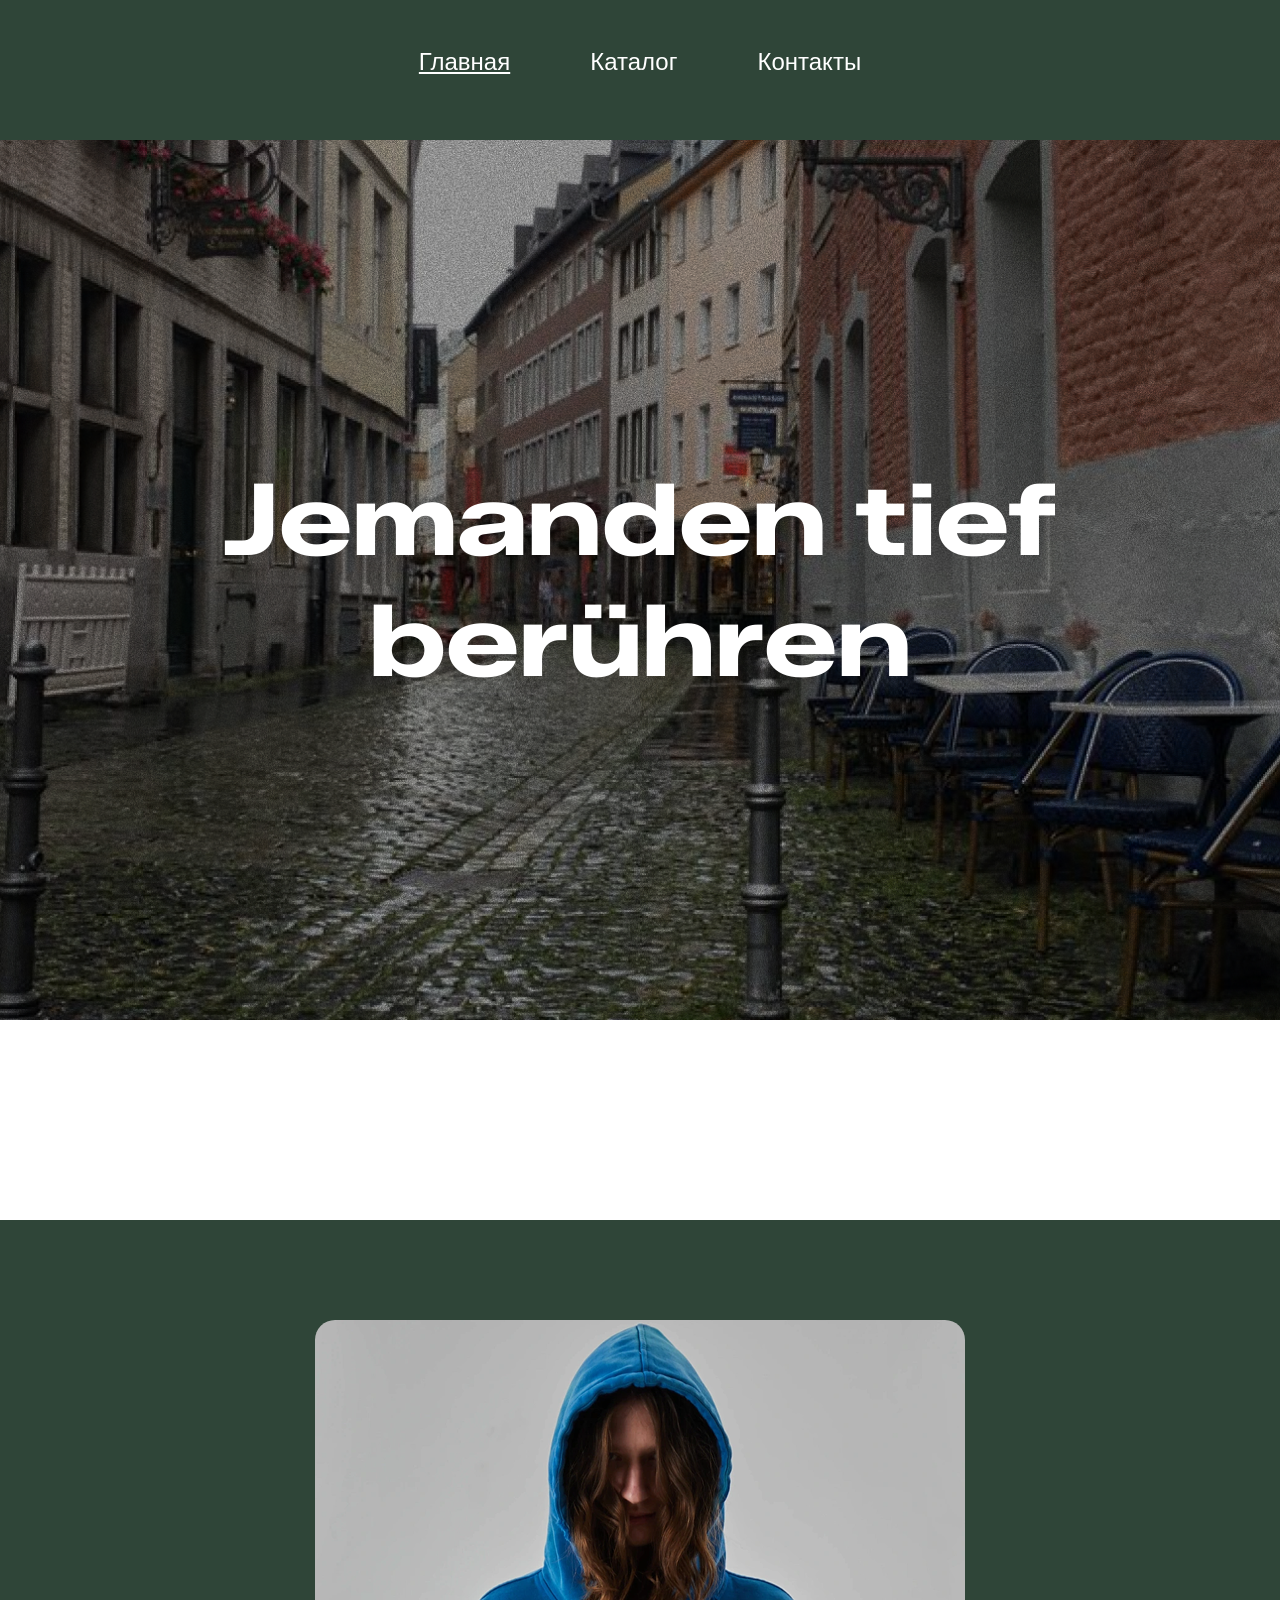
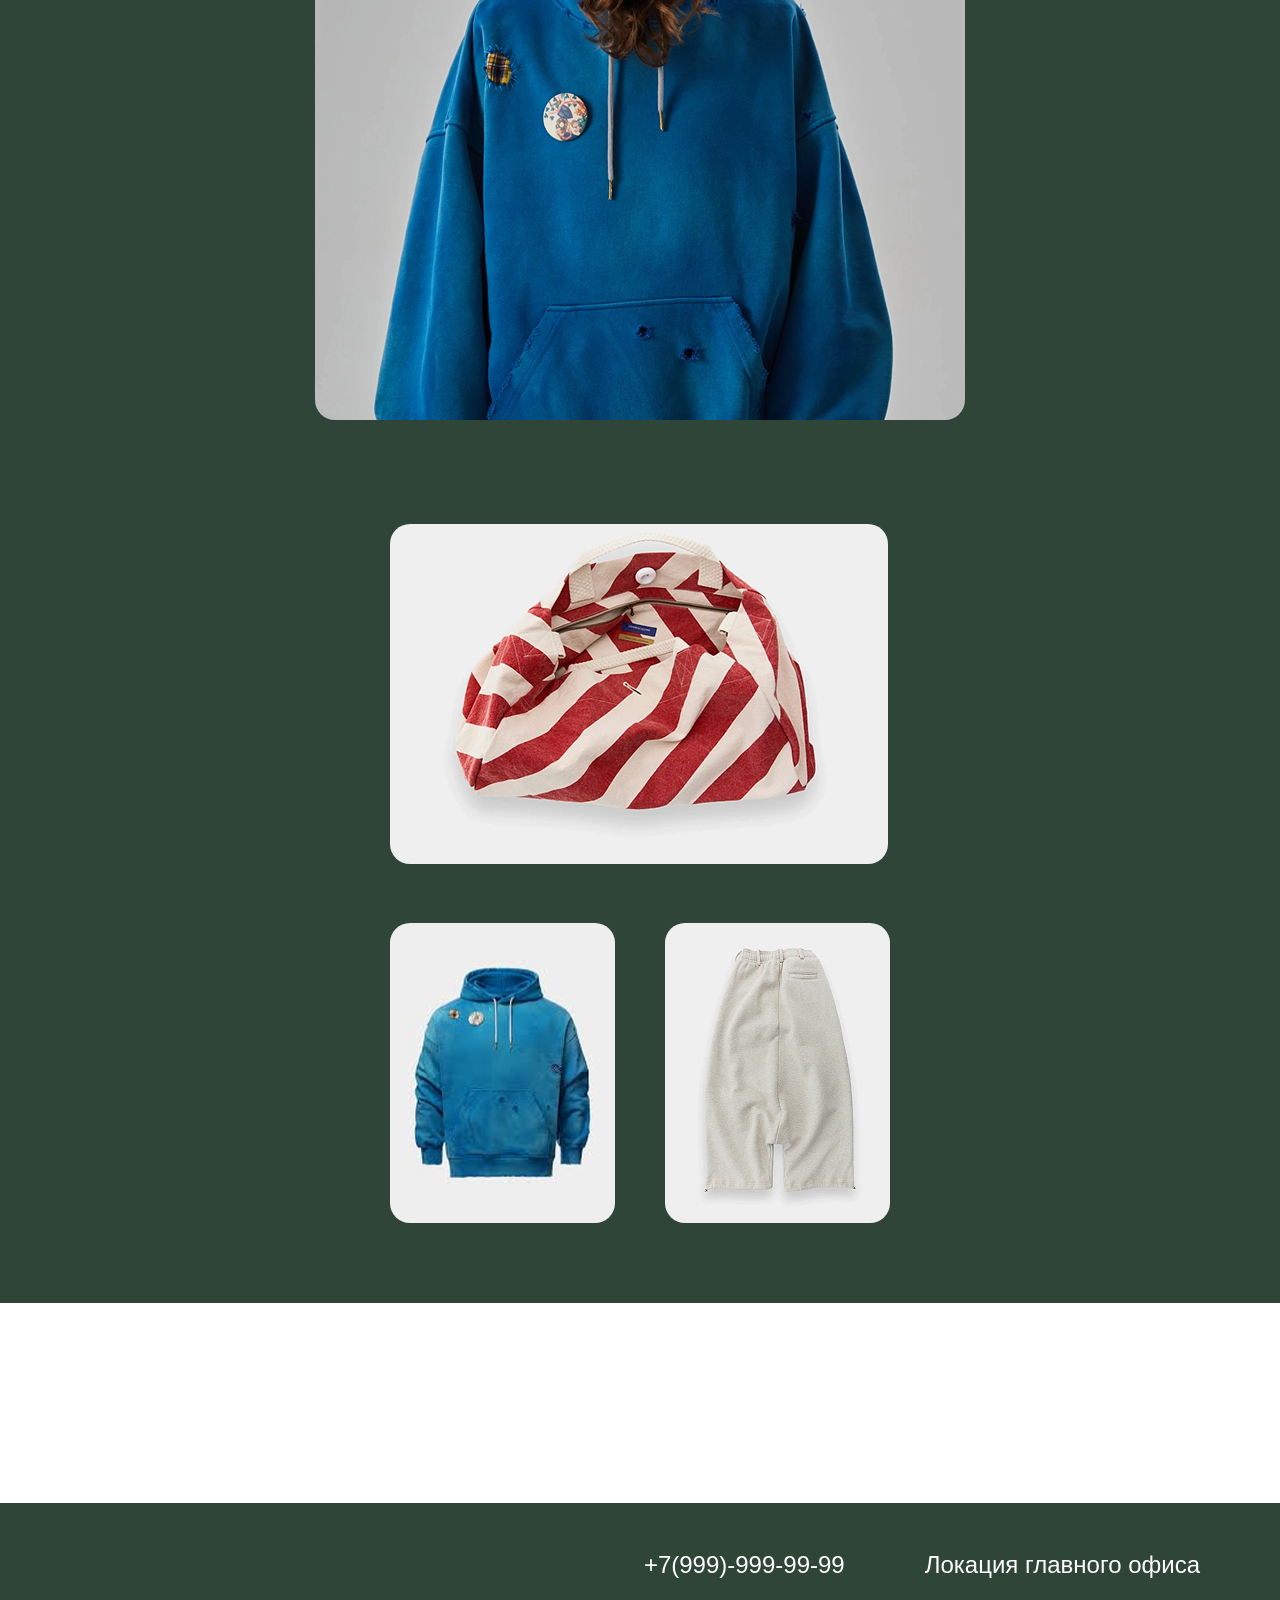
<file: index.html>
<!DOCTYPE html>
<html lang="en">
<head>
    <meta charset="UTF-8">
    <meta name="viewport" content="width=device-width, initial-scale=1.0">
    <title>touch</title>
    <link rel="stylesheet" href="style.css">
    <link href="https://fonts.googleapis.com/css?family=Zalando+Sans+Expanded" rel="stylesheet">
</head>

<body>
    <header>
        <nav>
            <img src="img/image.png" alt="">
            <ul>
                <li>
                    <a href="index.html"><u>Главная</u></a>
                </li>
                <li>
                    <a href="catalog.html">Каталог </a> 
                </li>
                <li>
                    <a href="">Контакты </a> 
                </li>
            </ul>
        </nav>
    </header>

    <main>
        <div class="banner"> 
            <div class="slogan">
                <h1>Jemanden tief berühren</h1>
            </div>
        </div>
        <div class="categories">
            <div class="categories-left">
                <a href="card.html">
                    <img src="img/image 3.png" alt="">
                </a>
            </div>
            <div class="categories-right">

                <div class="top-right">
                    <img src="img/image 5.png" alt="">
                </div>

                <div class="bottom-right">
                    <div class="right-bottom-left">
                        <img src="img/image 2.png" alt="">
                        <img src="img/image 4.png" alt="">
                    </div>
                </div>
            </div>
        </div>
    </main>
    <footer>
        <nav>
            <img src="img/image.png" alt="">
            <ul>
                <li>
                    <a href="">+7(999)-999-99-99</a>
                </li>
                <li>
                    <a href="">Локация главного офиса</a> 
                </li>
            </ul>
        </nav>
    </footer>
</body>
</html>
</file>
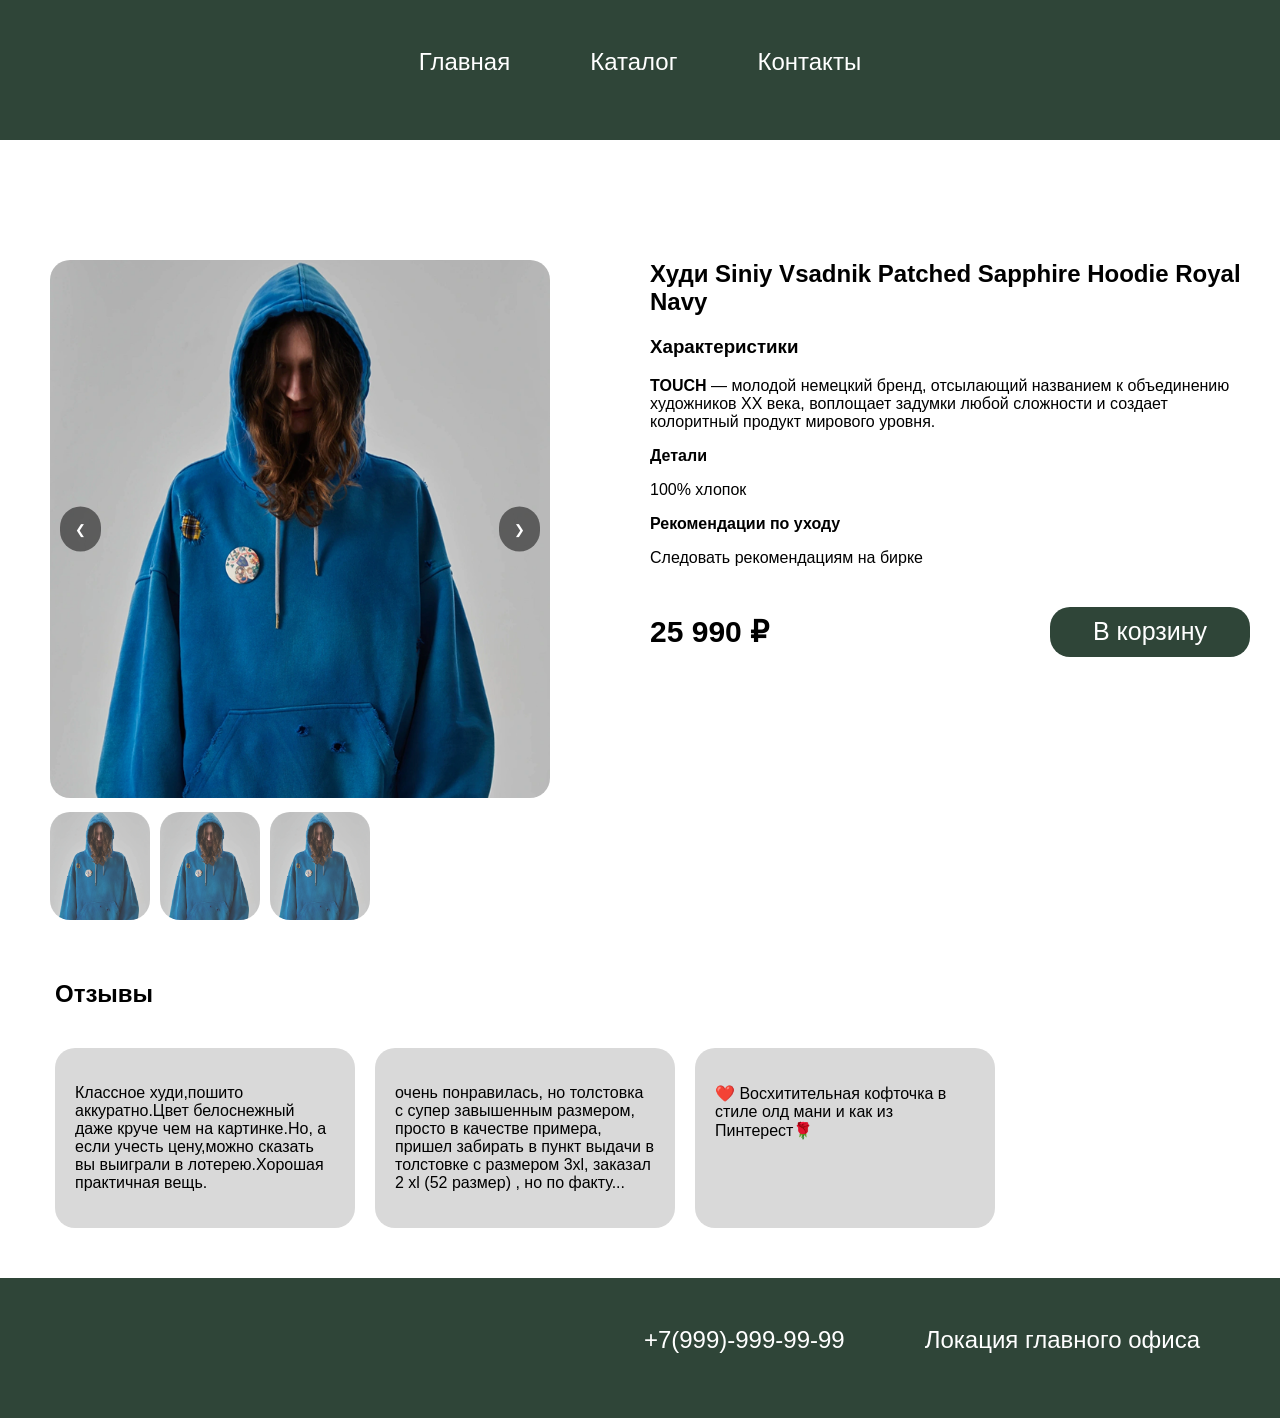
<file: card.html>
<!DOCTYPE html>
<html lang="en">
<head>
    <meta charset="UTF-8">
    <meta name="viewport" content="width=device-width, initial-scale=1.0">
    <title>touch</title>
    <link rel="stylesheet" href="style.css">
    <title>Document</title>
    <link rel="stylesheet" href="style.css">
</head>
<body>
    <header>
        <nav>
            <img src="img/image.png" alt="">
            <ul>
                <li>
                    <a href="index.html">Главная </a>
                </li>
                <li>
                    <a href="catalog.html">Каталог </a> 
                </li>
                <li>
                    <a href="">Контакты </a> 
                </li>
            </ul>
        </nav>
    </header>
    <main>
        <div class="top-card">
            <div class="img-card">

                <div class="main-image">
                    <img src="img/image 3.png" alt="">

                    <button class="slider-btn prev">&#10094;</button>
                    <button class="slider-btn next">&#10095;</button>
                </div>

                <div class="slider-container">
                    <div class="slider">
                        <div class="slide">
                            <img src="img/image 3.png" alt="">
                        </div>
                        <div class="slide">
                            <img src="img/image 3.png" alt="">
                        </div>
                        <div class="slide">
                            <img src="img/image 3.png" alt="">
                        </div>
                    </div>

                    <div class="dots">
                        <span class="dot active" data-index="0"></span>
                        <span class="dot" data-index="1"></span>
                        <span class="dot" data-index="2"></span>
                    </div>
                    
                </div>
            </div>

            <div class="info-card">
                <h2>Худи Siniy Vsadnik Patched Sapphire Hoodie Royal Navy</h2>
                
                <div class="characteristics">
                    <h3>Характеристики</h3>
                    <p class="brand-desc">
                        <strong>TOUCH</strong> — молодой немецкий бренд, отсылающий названием к объединению художников XX века, воплощает задумки любой сложности и создает колоритный продукт мирового уровня.
                    </p>
                    <div class="details">
                        <p><strong>Детали</strong></p>
                        <p>100% хлопок</p>
                    </div>
                    <div class="care">
                        <p><strong>Рекомендации по уходу</strong></p>
                        <p>Следовать рекомендациям на бирке</p>
                    </div>
                </div>

                <div class="price-section">
                    <span class="price">25 990 ₽</span>
                    <button class="add-to-cart">В корзину</button>
                </div>
            </div>
        </div>

        <section class="reviews">
            <h2>Отзывы</h2>
            <div class="reviews-container">
                <div class="review-card">
                    <p>Классное худи,пошито аккуратно.Цвет белоснежный даже круче чем на картинке.Но, а если учесть цену,можно сказать вы выиграли в лотерею.Хорошая практичная вещь. </p>
                </div>
                <div class="review-card">
                    <p>очень понравилась, но толстовка с супер завышенным размером, просто в качестве примера, пришел забирать в пункт выдачи в толстовке с размером 3xl, заказал 2 xl (52 размер) , но по факту...</p>
                </div>
                <div class="review-card">
                    <p>❤️ Восхитительная кофточка в стиле олд мани и как из Пинтерест🌹</p>
                </div>
            </div>
        </section>
    </main>

    <footer>
        <nav>
            <img src="img/image.png" alt="">
            <ul>
                <li>
                    <a href="">+7(999)-999-99-99</a>
                </li>
                <li>
                    <a href="">Локация главного офиса</a> 
                </li>
            </ul>
        </nav>
    </footer>
</body>
</html>
</file>
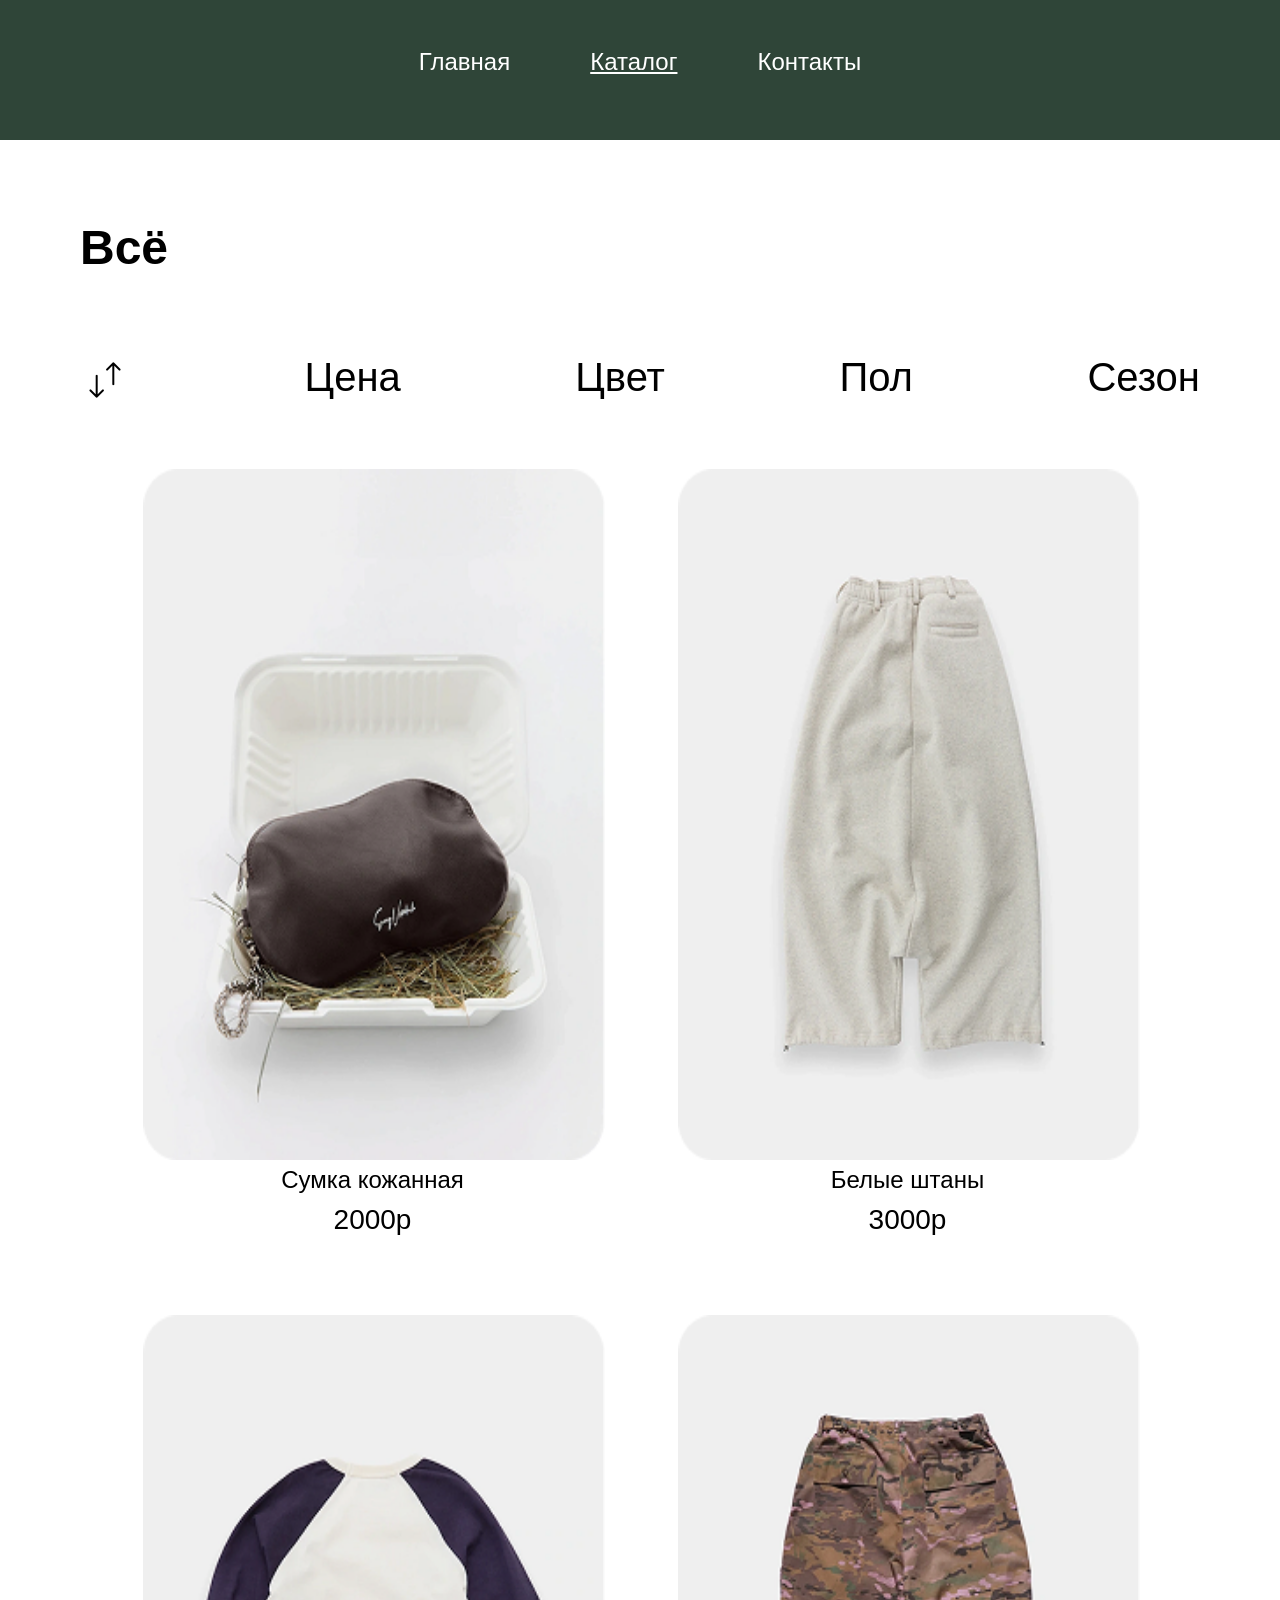
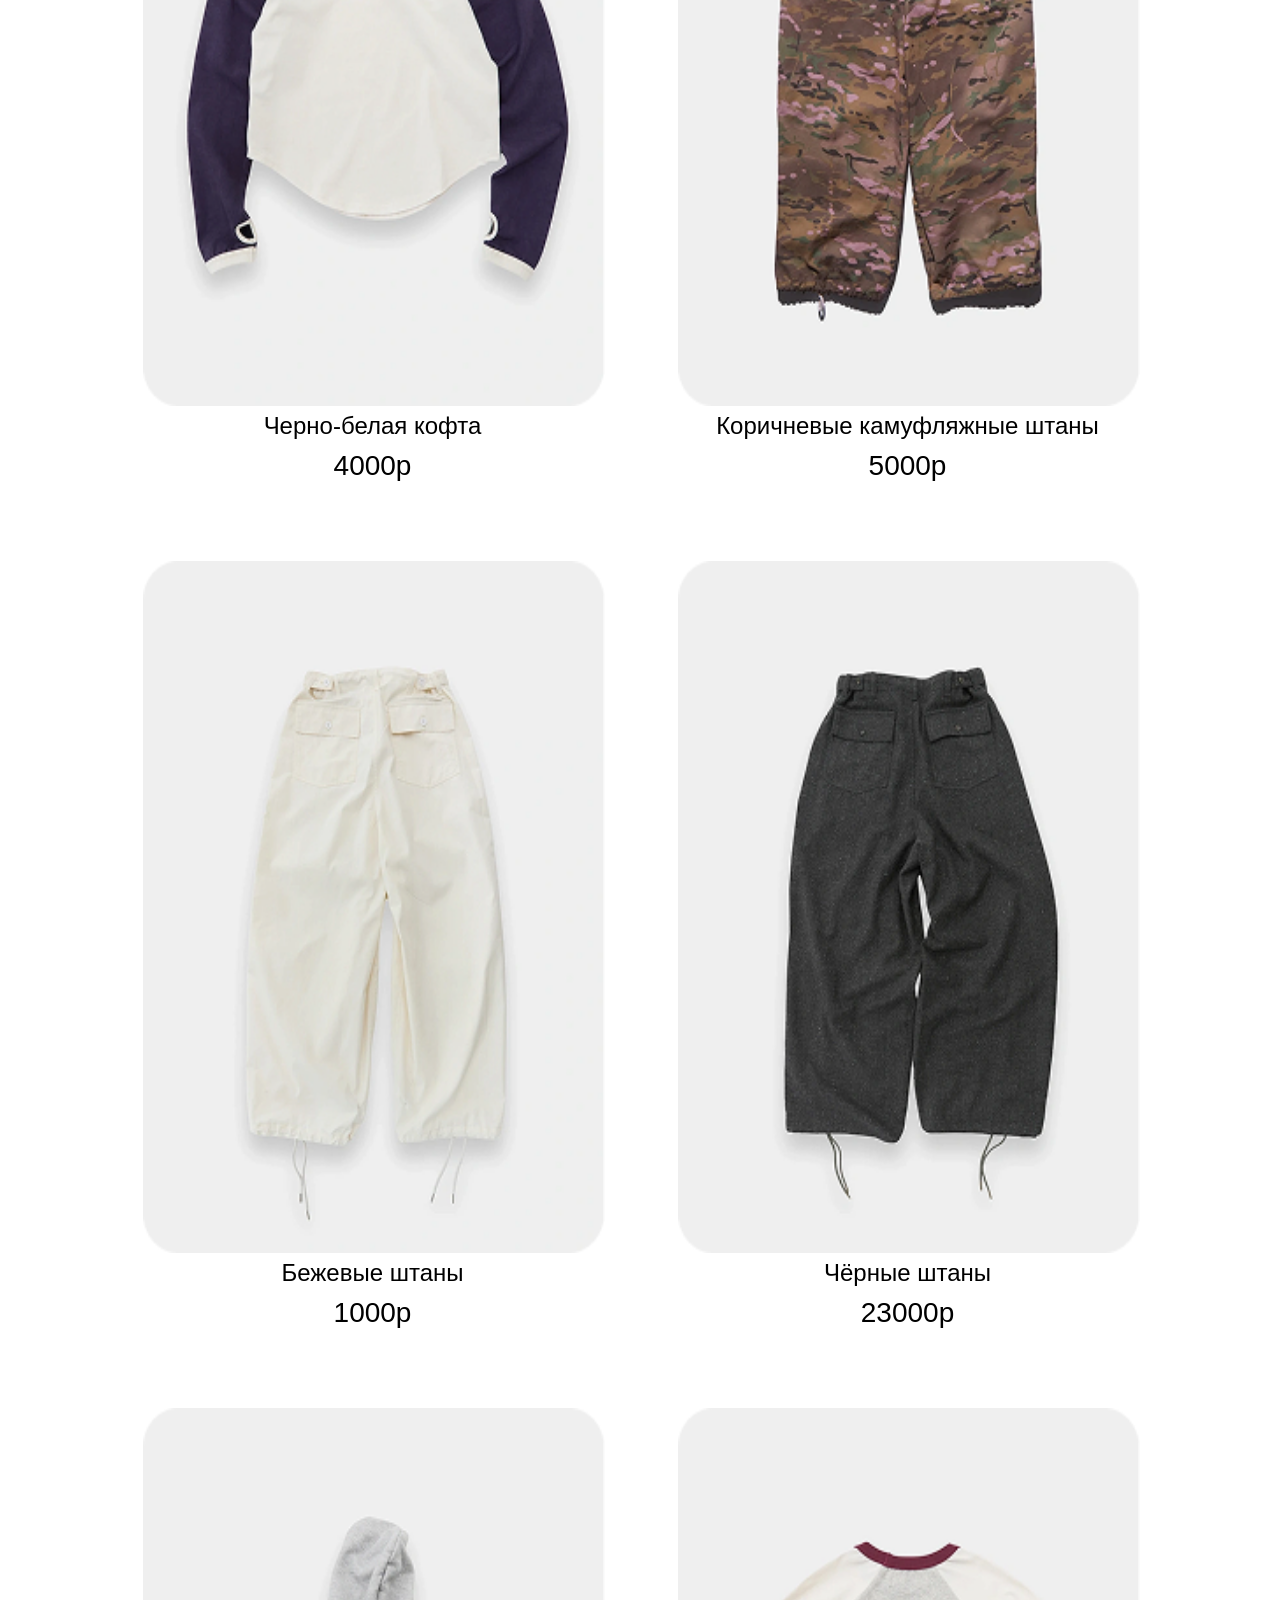
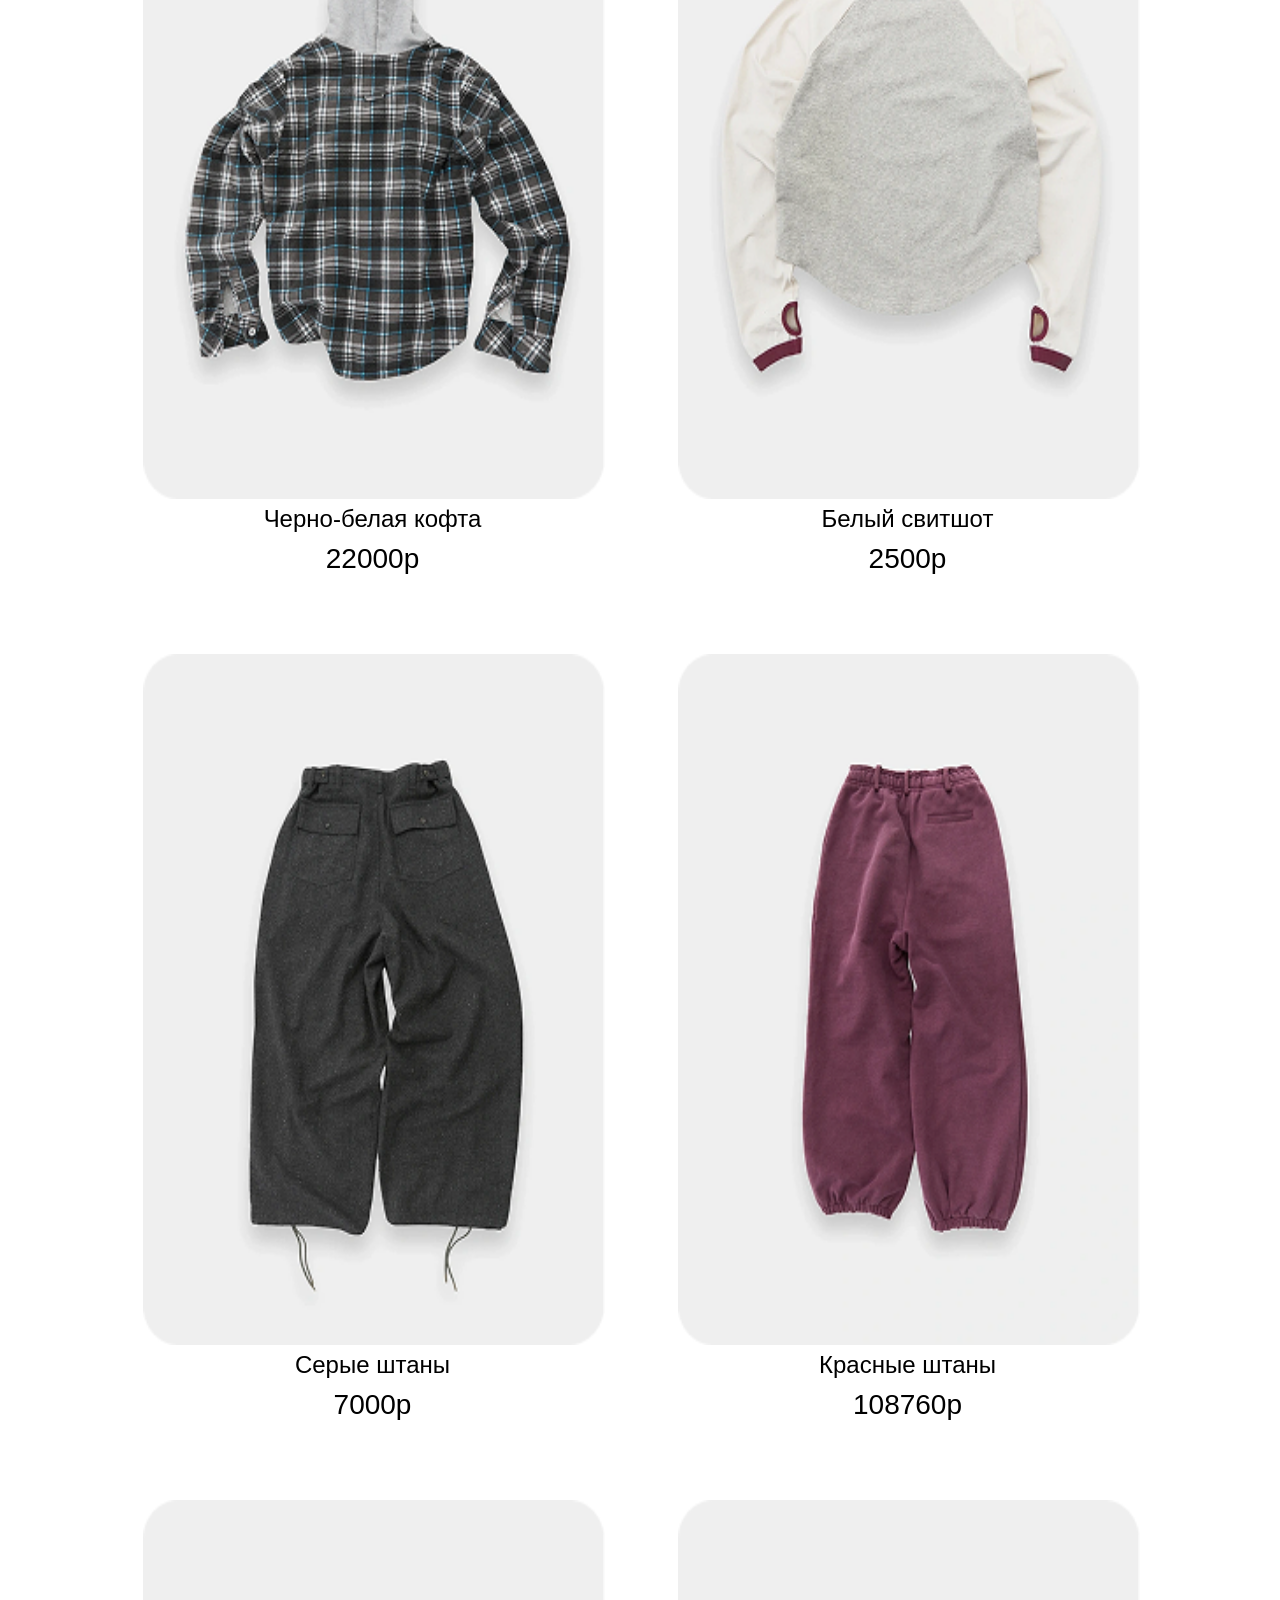
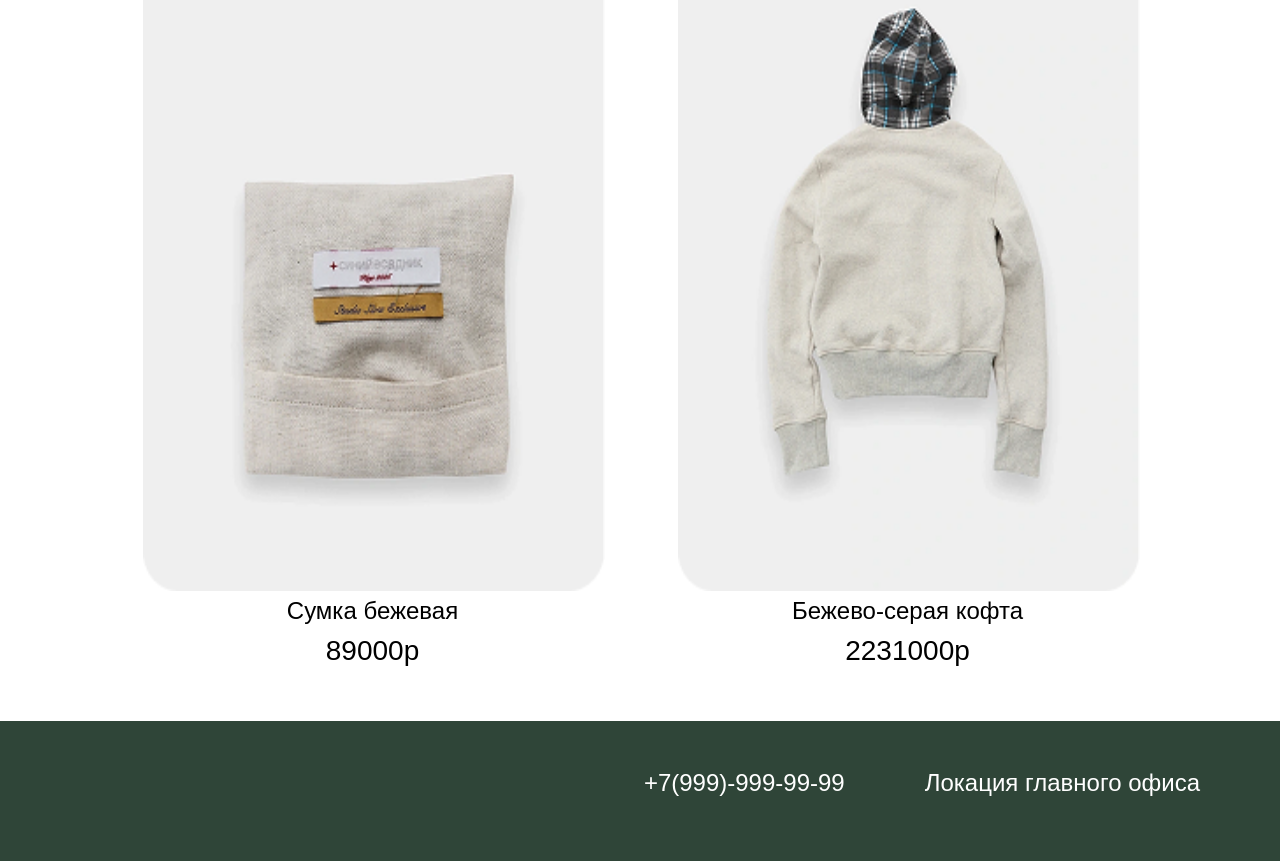
<file: catalog.html>
<!DOCTYPE html>
<html lang="en">
<head>
    <meta charset="UTF-8">
    <meta name="viewport" content="width=device-width, initial-scale=1.0">
    <title>touch</title>
    <link rel="stylesheet" href="style.css">
</head>
<body>
    <header>
        <nav>
            <img src="img/image.png" alt="">
            <ul>
                <li>
                    <a href="index.html">Главная </a>
                </li>
                <li>
                    <a href="catalog.html"><u>Каталог</u></a> 
                </li>
                <li>
                    <a href="">Контакты </a> 
                </li>
            </ul>
        </nav>
    </header>
    <main>
        <h1 class="set">Всё</h1>
        <section class="filters">
            <div class="set">
                <img src="img/logo.png" alt="">
            </div>
            <div class="set">Цена</div>
            <div class="set">Цвет</div>
            <div class="set">Пол</div>
            <div class="set">Сезон</div>
        </section>
        <section class="cards">
            <div class="card-catalog"><img src="img/Большой баннер-1.png" alt="">Сумка кожанная
            <div class="p">2000р</div></div>
            <div class="card-catalog"><img src="img/Большой баннер-2.png" alt="">Белые штаны
            <div class="p">3000р</div></div>            
            <div class="card-catalog"><img src="img/Большой баннер-3.png" alt="">Черно-белая кофта
            <div class="p">4000р</div></div>  
            <div class="card-catalog"><img src="img/Большой баннер-4.png" alt="">Коричневые камуфляжные штаны
            <div class="p">5000р</div></div>  
            <div class="card-catalog"><img src="img/Большой баннер-5.png" alt="">Бежевые штаны
            <div class="p">1000р</div></div>  
            <div class="card-catalog"><img src="img/Большой баннер-6.png" alt="">Чёрные штаны
            <div class="p">23000р</div></div>  
            <div class="card-catalog"><img src="img/Большой баннер-7.png" alt="">Черно-белая кофта
            <div class="p">22000р</div></div>  
            <div class="card-catalog"><img src="img/Большой баннер-8.png" alt="">Белый свитшот
            <div class="p">2500р</div></div>  
            <div class="card-catalog"><img src="img/Большой баннер-9.png" alt="">Серые штаны
            <div class="p">7000р</div></div>  
            <div class="card-catalog"><img src="img/Большой баннер-10.png" alt="">Красные штаны
            <div class="p">108760р</div></div>  
            <div class="card-catalog"><img src="img/Большой баннер-11.png" alt="">Сумка бежевая
            <div class="p">89000р</div></div>  
            <div class="card-catalog"><img src="img/Большой баннер.png" alt="">Бежево-серая кофта
            <div class="p">2231000р</div></div>  
        </section>
    </main>
    <footer>
        <nav>
            <img src="img/image.png" alt="">
            <ul>
                <li>
                    <a href="">+7(999)-999-99-99</a>
                </li>
                <li>
                    <a href="">Локация главного офиса</a> 
                </li>
            </ul>
        </nav>
    </footer>
</body>
</html>
</file>
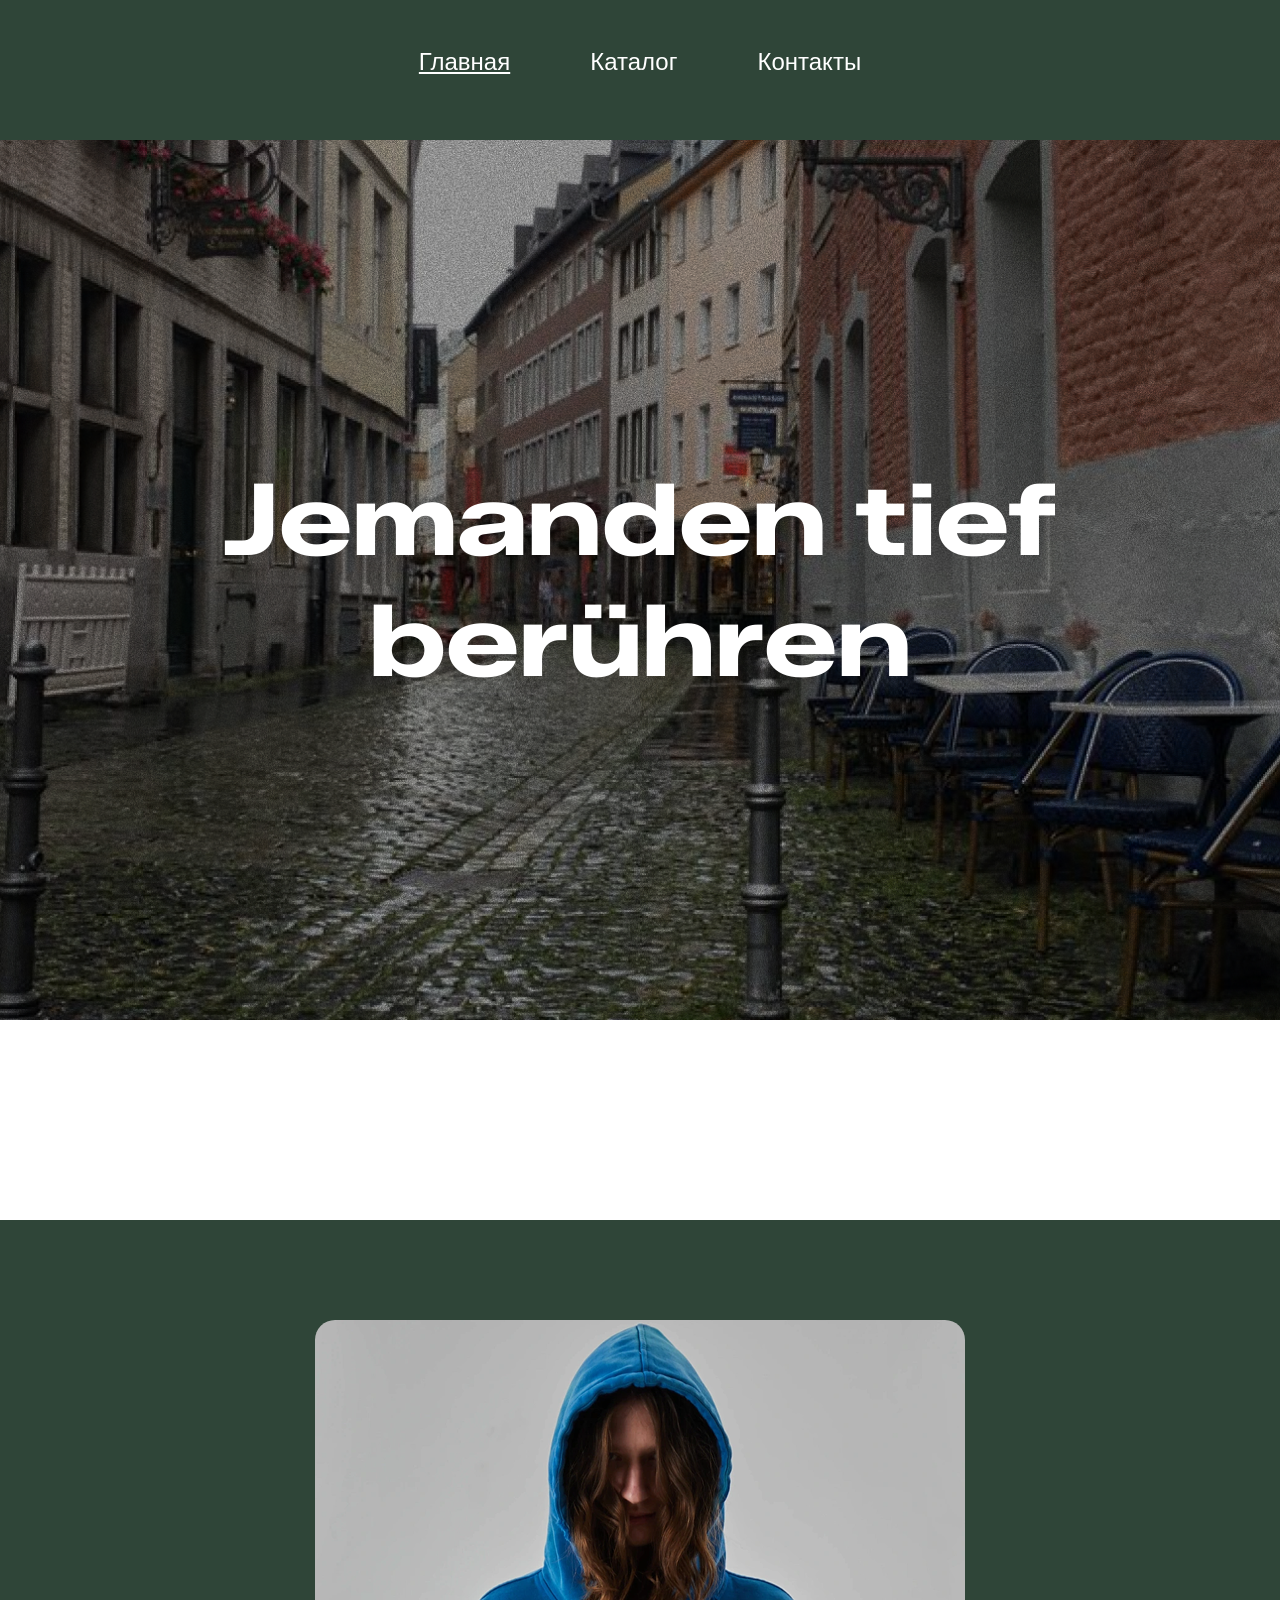
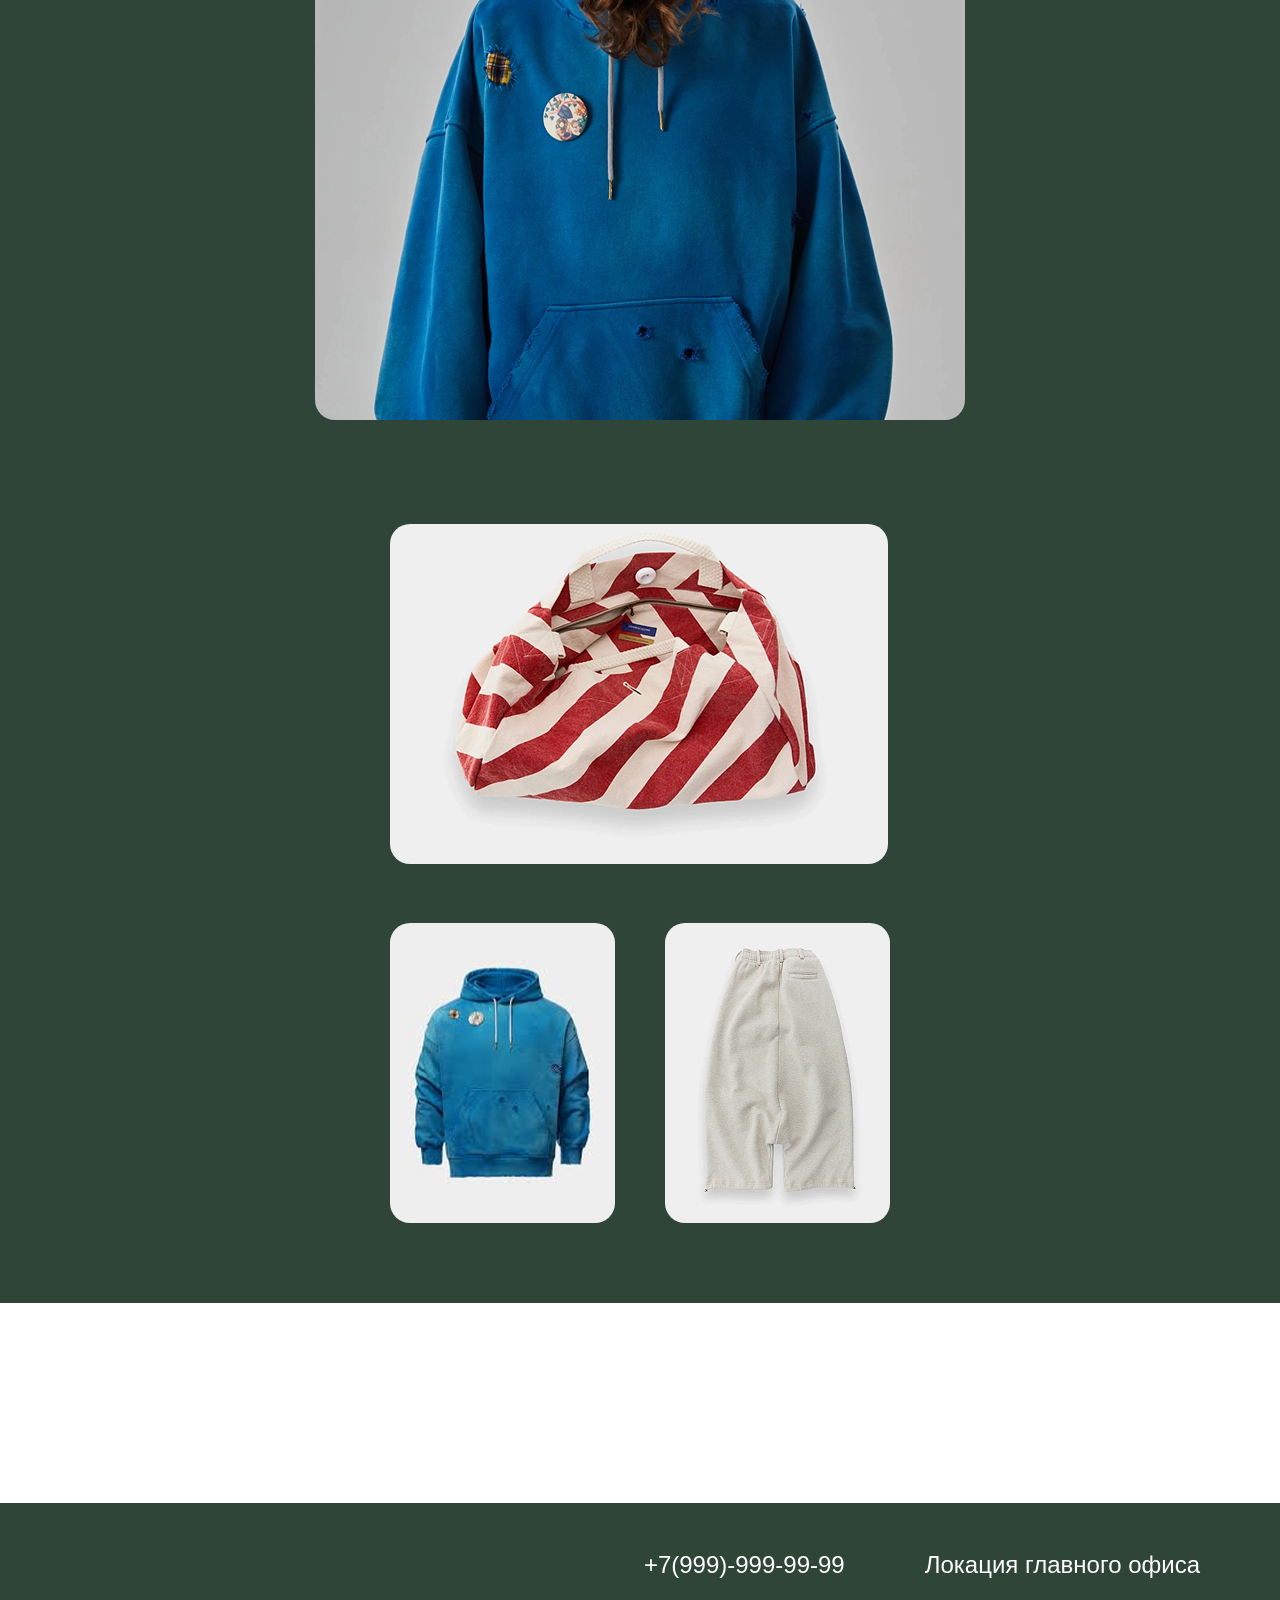
<file: main.html>
<!DOCTYPE html>
<html lang="en">
<head>
    <meta charset="UTF-8">
    <meta name="viewport" content="width=device-width, initial-scale=1.0">
    <title>touch</title>
    <link rel="stylesheet" href="style.css">
    <link href="https://fonts.googleapis.com/css?family=Zalando+Sans+Expanded" rel="stylesheet">
</head>

<body>
    <header>
        <nav>
            <img src="img/image.png" alt="">
            <ul>
                <li>
                    <a href="main.html"><u>Главная</u></a>
                </li>
                <li>
                    <a href="catalog.html">Каталог </a> 
                </li>
                <li>
                    <a href="">Контакты </a> 
                </li>
            </ul>
        </nav>
    </header>

    <main>
        <div class="banner"> 
            <div class="slogan">
                <h1>Jemanden tief berühren</h1>
            </div>
        </div>
        <div class="categories">
            <div class="categories-left">
                <a href="card.html">
                    <img src="img/image 3.png" alt="">
                </a>
            </div>
            <div class="categories-right">

                <div class="top-right">
                    <img src="img/image 5.png" alt="">
                </div>

                <div class="bottom-right">
                    <div class="right-bottom-left">
                        <img src="img/image 2.png" alt="">
                        <img src="img/image 4.png" alt="">
                    </div>
                </div>
            </div>
        </div>
    </main>
    <footer>
        <nav>
            <img src="img/image.png" alt="">
            <ul>
                <li>
                    <a href="">+7(999)-999-99-99</a>
                </li>
                <li>
                    <a href="">Локация главного офиса</a> 
                </li>
            </ul>
        </nav>
    </footer>
</body>
</html>
</file>
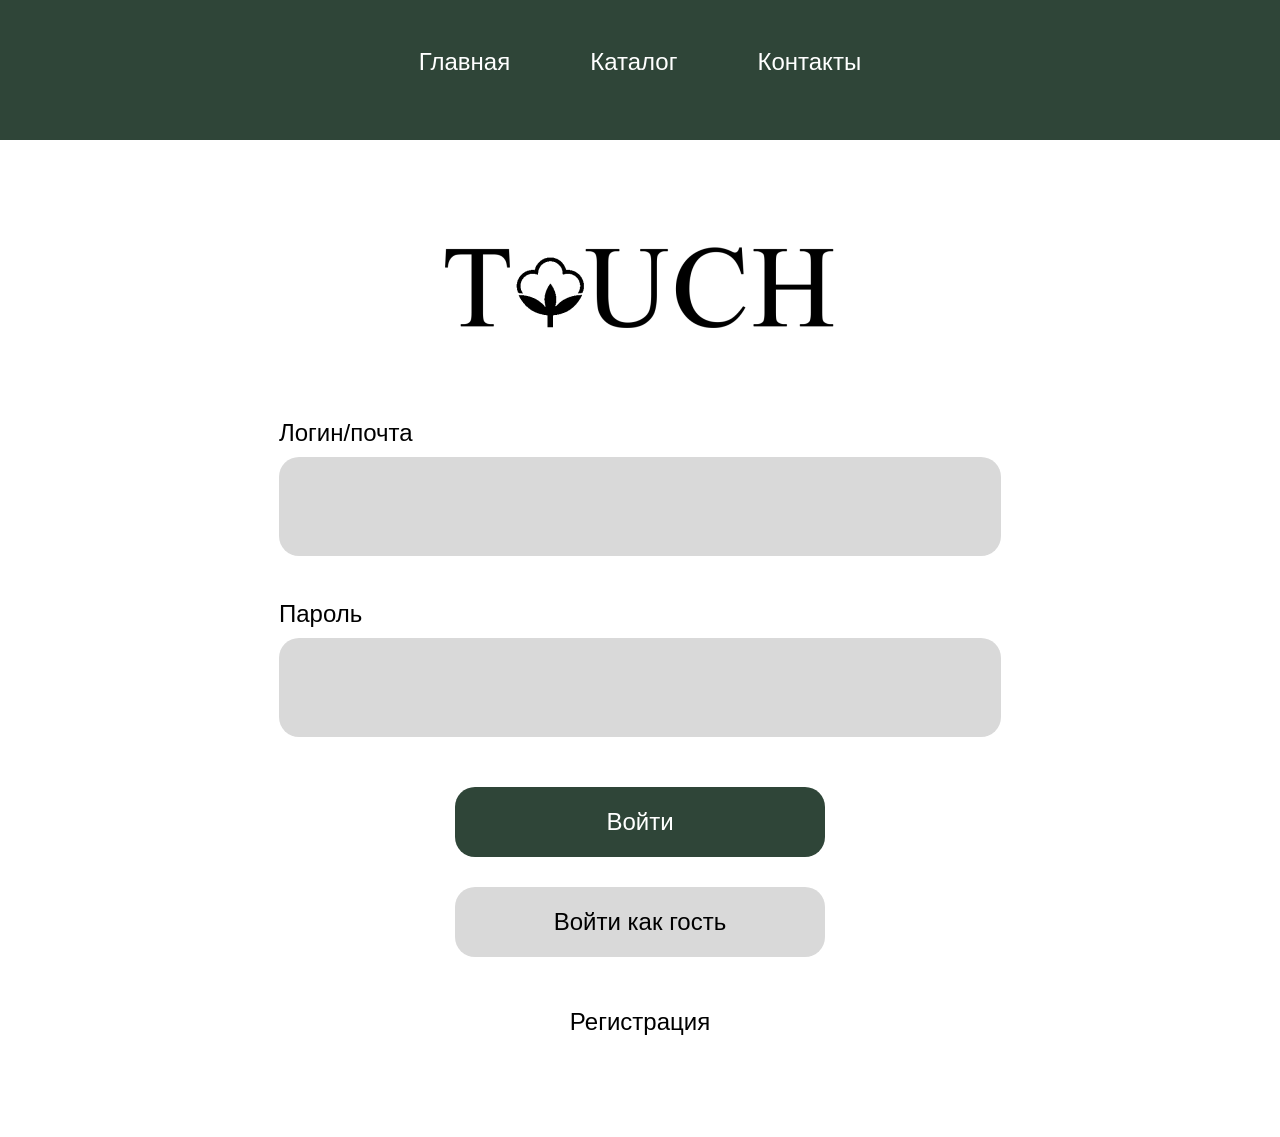
<file: regist.html>
<!DOCTYPE html>
<html lang="en">
<head>
    <meta charset="UTF-8">
    <meta name="viewport" content="width=device-width, initial-scale=1.0">
    <title>touch</title>
    <link rel="stylesheet" href="style.css">
</head>
<body>
    <header>
        <nav>
            <img src="img/image.png" alt="">
            <ul>
                <li>
                    <a href="main.html">Главная </a>
                </li>
                <li>
                    <a href="catalog.html">Каталог </a> 
                </li>
                <li>
                    <a href="">Контакты </a> 
                </li>
            </ul>
        </nav>
    </header>
    <main>
        <div class="logo">
            <img src="img/image2.png" alt="">
        </div>
        <section class="form-input">
            <form action="">
                <p class="name">Логин/почта</p>
                <input type="text" class="input">
                <p class="name">Пароль</p>
                <input type="password" class="input">
            </form>
        </section>
        <section class="colomn-button">
            <button class="login">Войти</button>
            <button class="login-guest">Войти как гость</button>
            <button class="reg">Регистрация</button>
        </section>
    </main>
</body>
</html>
</file>
<file: style.css>
@import url('https://fonts.googleapis.com/css?family=Zalando+Sans+Expanded');

body{
    padding: 0;
    margin: 0;
    font-family: Arial, Helvetica, sans-serif;
}
header{
    width: 100%;
    height: 140px;
    background-color: #2F4538;
    box-sizing: border-box;
    padding-top: 48px;
    padding-bottom: 48px;
}
nav{
    width: 100%;
    height: auto;
    display: flex;
}
nav > img{
    margin-left: 80px;
    width: 186px;
    height: 43px;
}
header>nav > ul{
    display: flex;
    gap: 80px;
    justify-content: right;
    width: 100%;
    margin-right: 80px;
    margin-top: 0;
    margin-bottom: 0;
}
nav > ul > li{
    list-style-type: none;
}
nav > ul > li > a{
    color: rgb(255, 255, 255);
    text-decoration: none;
    font-size: 32px;
}
footer{
    width: 100%;
    height: 140px;
    background-color: #2F4538;
    box-sizing: border-box;
    padding-top: 48px;
    padding-bottom: 48px;
}
main{
    width: 100%;
    height: auto;
    box-sizing: border-box;
    margin-bottom: 50px;
}
footer > nav > ul{
    display: flex;
    gap: 222px;
    justify-content: right;
    width: 100%;
    margin-right: 80px;
    margin-top: 0;
    margin-bottom: 0;
}
.logo{
    width: 100%;
    height: auto;
    display: flex;
    justify-content: center;
    margin-top: 100px;
}
.logo>img{
    height: 95px;
    width: 408px;
}
.form-input{
    margin-top: 60px;
    width: 100%;
    height: auto;
    display: flex;
    justify-content: center;
    font-size: 24px;
}
.input{
    width: 700px;
    height: 97px;
    padding-left: 20px;
    border-radius: 20px;
    border: none;
    font-size: 30px;
    background-color: #D9D9D9;
    margin-bottom: 20px;
}
.name{
    margin-bottom: 10px;
}
.colomn-button{
    margin-top: 30px;
    display: flex;
    flex-direction: column;
    align-items: center;
}
.colomn-button>button{
    width: 370px;
    height: 70px;
    font-size: 24px;
    border-radius: 20px;
    margin-bottom: 30px;
    border: none;
}
.login{
    background-color: #2F4538;
    color: white;
}
.login-guest{
    background-color: #D9D9D9;
}
.reg{
    background-color: white;
}
h1{
    margin: 80px;
    font-size: 48px;
}
.filters{
    width: auto;
    height: auto;
    display: flex;
    justify-content: space-between;
    flex-direction: row;
    font-size: 40px;
    margin: 0 80px 55px 80px;
}
.filters > div > img{
    width: 50px;
    height: 50px;
}
.cards{
    width: 100%;
    height: auto;
    padding: 0 80px;
    display: flex;
    box-sizing: border-box; 
    flex-wrap: wrap;
    justify-content: center;
    gap: 75px;
}
.card-catalog{
    height: auto;
    width: 460px;
    border-radius: 20px;
    border: none;
    margin: 0 0 80px 0;
    font-size: 24px;
    text-align: center;
}
.p{
    font-size: 28px;
    font-weight: 200;
    margin-top: 10px;
    font-family: Impact, Haettenschweiler, 'Arial Narrow Bold', sans-serif;
}
.card-catalog img{
    width: 100.5%;
    height: 100%;
    transition: transform 0.1s ease-in-out; 
}
.card-catalog img:hover{
    transform: scale(1.05); 
}
.banner{
    background-image: url("img/banner.png");
    background-repeat: no-repeat; 
    background-size: cover; 
    background-position: center;
    height: 880px;
    width: 100%;
    margin: 0;
    margin-bottom: 200px;
    display: flex;
    justify-content: center;
    align-items: center;
    overflow-x: hidden
}
.slogan > h1{
    margin: 0;
    color: white;
    font-size: 100px;
    font-family: 'Zalando Sans Expanded', sans-serif;
    animation-duration: 3s;
    animation-name: slidein;
}

@keyframes slidein {
  from {
    transform: translateX(2500px);
    width: 100%;
  }

  to {
    transform: translateX(0);
    width: 100%;
  }
}
.categories{
    background-color: #2F4538;
    height: 900px;
    width: 100%;
    display: flex;
    justify-content: center;
    align-items: center;
    margin-bottom: 400px;
}
.categories img{
    border-radius: 20px;
    transition: transform 0.1s ease-in-out;
}
.categories img:hover{
    transform: scale(1.1);
}
.categories-left{
    margin: 100px;
    border-radius: 20px;
}
.categories-left img{
    cursor: pointer;
}
.categories-right{
    margin-right: 100px;
}
.top-right{
    margin-bottom: 55px;
}
.right-bottom-left{
    display: flex;
    gap: 50px;
}
.top-card{
    width: 100%;
    display: flex;
    justify-content: center;
    align-items: flex-start;
    flex-wrap: wrap;
    gap: 40px;

    margin-top: 80px;
}
.info-card{
    flex: 1;
    max-width: 600px;
    margin: 20px;
}
.img-card{
    flex: 1;
    max-width: 500px;
    width: 100%;
    margin: 40px;
}
.main-image{
    position: relative;
    display: inline-block;
}
.main-image img{
    width: 100%;
    height: auto;
    display: block;
    border-radius: 20px;
}
.slider-btn{
    position: absolute;
    top: 50%;
    transform: translateY(-50%);
    background: rgba(0, 0, 0, 0.5);
    color: white;
    border: none;
    padding: 15px;
    cursor: pointer;
    border-radius: 180px;
}
.prev{
    left: 10px;
}
.next{
    right: 10px;
}
.slider-container{
    position: relative;
    overflow: hidden;
}
.slider{
    display: flex;
    margin-top: 10px;
    gap: 10px;
}
.slide{
    cursor: pointer;
    width: 100px;
    flex-shrink: 0;
    opacity: 0.8;
    transition: 0.3s;
}
.slide img{
    border-radius: 20px;
    width: 100%;
    height: auto;
    display: block;
}
.price-section{
    display: flex;
    justify-content: space-between;
    align-items: center;
    margin-top: 40px;
}
.price{
    font-weight: bold;
    font-size: 30px;
}
.add-to-cart{
    cursor: pointer;
    left: 10px;
    width: 200px;
    height: 50px;
    border-radius: 20px;
    color: white;
    font-size: 25px;
    background-color: #2F4538;
    border: none;
}
.reviews{
    margin: 80px 20px;
    width: 100%;
    max-width: 1200px;
    
    display: flex;
    flex-direction: column;
    gap: 20px;
    margin-left: 20px;
}
.reviews-container{
    display: flex;
    flex-direction: row;
    gap: 20px;
    width: 100%;

    flex-wrap: wrap;
}
.review-card{
    box-sizing: border-box; 
    flex: 1;
    min-width: 250px;
    max-width: 300px;
    background-color: #D9D9D9;
    padding: 20px;
    border-radius: 20px;
}
@media(max-width: 1300px){
    nav > img{
        display: none;
    }
    header>nav > ul{
        display: flex;
        gap: 80px;
        justify-content: center;
        width: 100%;
        margin-right: 40px;
    }
    footer > nav > ul{
        display: flex;
        gap: 80px;
        justify-content: right;
        width: 100%;
        margin-right: 80px;
        margin-top: 0;
        margin-bottom: 0;
    }
    nav > ul > li > a{
        color: rgb(255, 255, 255);
        text-decoration: none;
        font-size: 24px;
    }
    .slogan > h1{
        text-align: center;
        margin: 0;
        color: white;
        font-size: 100px;
        font-family: 'Zalando Sans Expanded', sans-serif;
        animation-duration: 3s;
        animation-name: slidein;
    }
    .categories{
        background-color: #2F4538;
        height: auto;
        width: 100%;
        display: flex;
        flex-direction: column;
        justify-content: center;
        align-items: center;
        margin-bottom: 200px;
    }
    .categories-right{
        margin: 0;
        margin-bottom: 80px;
    }
    .reviews{
        margin: 0;
        width: 100%;
        max-width: auto;
        display: flex;
        flex-direction: column;
        gap: 20px;
        padding: 0 55px;
        box-sizing: border-box;
    }
}

@media(max-width: 650px){

    .slogan > h1{
        margin: 0;
        color: white;
        font-size: 60px;
        font-family: 'Zalando Sans Expanded', sans-serif;
        animation-duration: 3s;
        animation-name: slidein;
        }
    .categories-left img{
        padding: 0 5px;
        box-sizing: border-box;
        height: 100%;
        width: 100%;
        }
    .top-right img{
        padding: 0 5px;
        box-sizing: border-box;
        height: 100%;
        width: 100%;
    }
    .right-bottom-left img{
        padding: 0 5px;
        box-sizing: border-box;
        height: 100%;
        width: 100%;
    }
    .categories-left{
        margin: 25px;
        border-radius: 20px;
    }
    .bottom-right{
        margin: 25px;
        border-radius: 20px;
    }

    .top-right {
        margin: 25px;
        border-radius: 20px;
    }
    header>nav > ul{
        display: flex;
        gap: 40px;
        justify-content: center;
        width: 100%;
        margin-right: 40px;
    }
    footer > nav > ul{
        display: flex;
        gap: 80px;
        justify-content: right;
        width: 100%;
        margin-right: 80px;
        margin-top: 0;
        margin-bottom: 0;
    }
    nav > ul > li > a{
        color: rgb(255, 255, 255);
        text-decoration: none;
        font-size: 20px;
    }
    .filters{
        margin: 0;
    }
    .set{
        font-size: 20px;
        margin: 10px;
    }
    .set img{
        max-width: 40px;
        max-height: 40px;
    }
}
</file>
